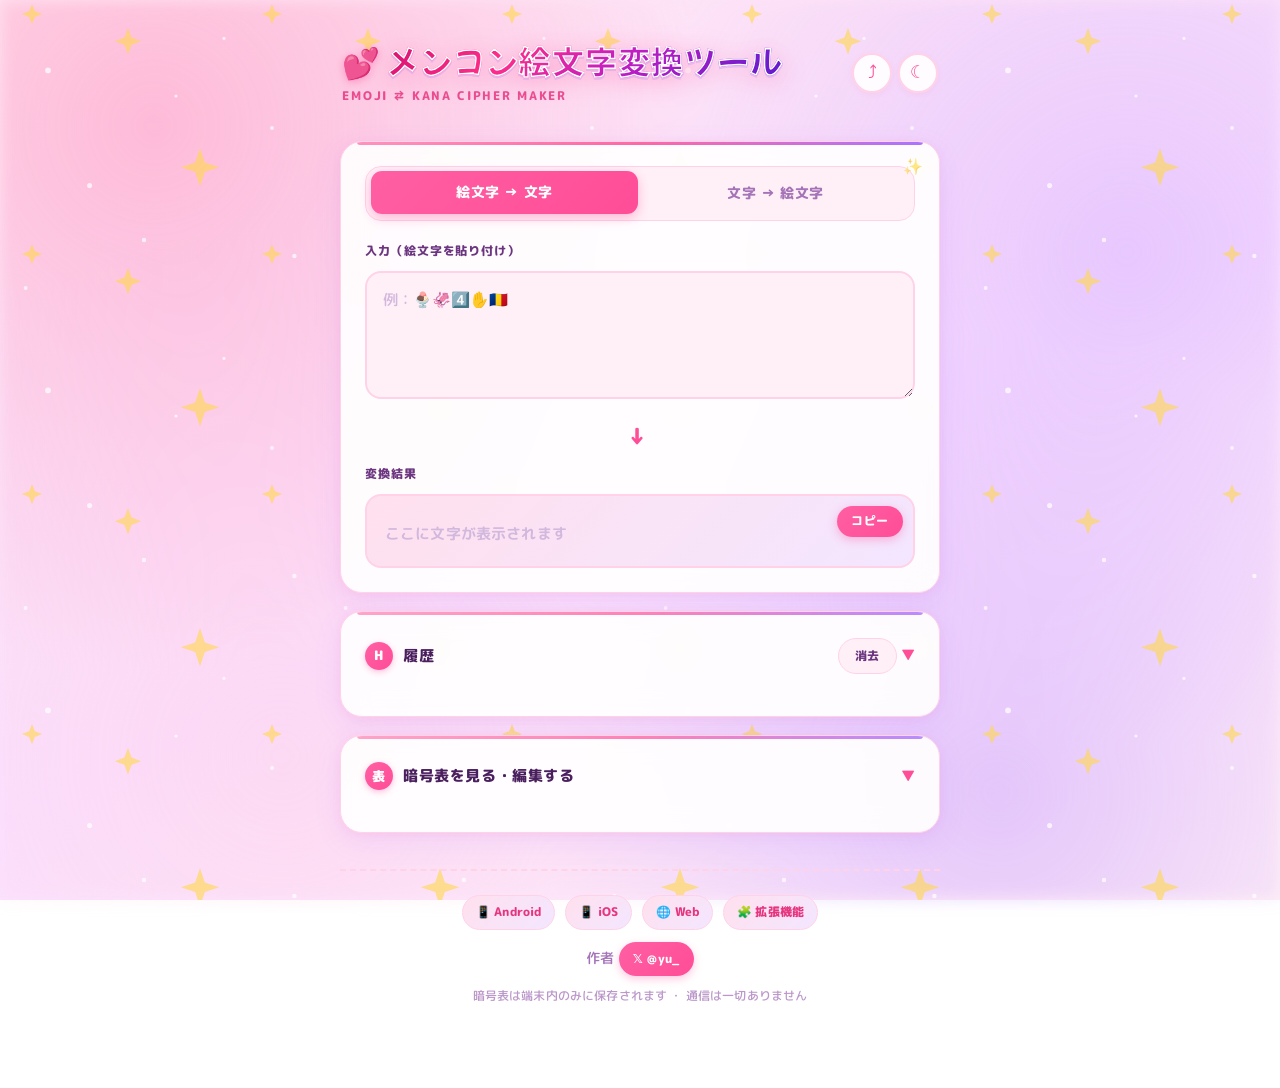
<file: index.html>
<!DOCTYPE html>
<html lang="ja" data-theme="light">
<head>
<meta charset="UTF-8" />
<meta name="viewport" content="width=device-width, initial-scale=1.0, viewport-fit=cover" />
<meta http-equiv="X-UA-Compatible" content="IE=edge" />

<title>メンコン絵文字変換ツール｜LINEで使える絵文字暗号メーカー</title>
<meta name="description" content="メンコン（メンヘラコンテンツ）の絵文字暗号を瞬時に変換できる無料ツール。ひらがな・カタカナを絵文字に暗号化、絵文字メッセージを復号、QRコードで暗号表を友達と共有。Android・iOSアプリ・ブラウザ拡張機能対応。" />
<meta name="keywords" content="メンコン,絵文字変換,絵文字暗号,LINE,暗号メーカー,絵文字翻訳,メンヘラ,暗号文,絵文字コード,emoji code,emoji cipher,カタカナ絵文字変換" />
<meta name="author" content="@yu_" />
<meta name="robots" content="index, follow, max-image-preview:large" />
<meta name="googlebot" content="index, follow" />
<meta name="format-detection" content="telephone=no" />
<meta name="theme-color" content="#ff4d97" media="(prefers-color-scheme: light)" />
<meta name="theme-color" content="#9a5bff" media="(prefers-color-scheme: dark)" />
<meta name="application-name" content="メンコン絵文字変換ツール" />
<link rel="canonical" href="https://yu08083.github.io/mencon-emoji-henkan/" />

<meta property="og:type" content="website" />
<meta property="og:site_name" content="メンコン絵文字変換ツール" />
<meta property="og:title" content="メンコン絵文字変換ツール｜LINEで使える絵文字暗号メーカー" />
<meta property="og:description" content="ひらがなを絵文字に、絵文字をひらがなに。メンコン界隈で流行りの絵文字暗号を瞬時に変換。QR共有・LINE自動検知・全プラットフォーム対応。" />
<meta property="og:url" content="https://yu08083.github.io/mencon-emoji-henkan/" />
<meta property="og:image" content="https://yu08083.github.io/mencon-emoji-henkan/assets/ogp.png" />
<meta property="og:image:width" content="1200" />
<meta property="og:image:height" content="630" />
<meta property="og:image:alt" content="メンコン絵文字変換ツール - LINEで使える絵文字暗号メーカー" />
<meta property="og:locale" content="ja_JP" />

<meta name="twitter:card" content="summary_large_image" />
<meta name="twitter:site" content="@yu_" />
<meta name="twitter:creator" content="@yu_" />
<meta name="twitter:title" content="メンコン絵文字変換ツール｜LINEで使える絵文字暗号メーカー" />
<meta name="twitter:description" content="ひらがなを絵文字に、絵文字をひらがなに。メンコン界隈で流行りの絵文字暗号を瞬時に変換。QR共有・LINE自動検知・全プラットフォーム対応。" />
<meta name="twitter:image" content="https://yu08083.github.io/mencon-emoji-henkan/assets/ogp.png" />
<meta name="twitter:image:alt" content="メンコン絵文字変換ツール - LINEで使える絵文字暗号メーカー" />

<link rel="icon" href="./favicon/favicon.ico" sizes="any" />
<link rel="icon" type="image/png" sizes="16x16" href="./favicon/favicon-16x16.png" />
<link rel="icon" type="image/png" sizes="32x32" href="./favicon/favicon-32x32.png" />
<link rel="icon" type="image/png" sizes="48x48" href="./favicon/favicon-48x48.png" />
<link rel="icon" type="image/png" sizes="96x96" href="./favicon/favicon-96x96.png" />
<link rel="icon" type="image/png" sizes="192x192" href="./favicon/favicon-192x192.png" />
<link rel="icon" type="image/png" sizes="512x512" href="./favicon/favicon-512x512.png" />
<link rel="apple-touch-icon" sizes="180x180" href="./favicon/apple-touch-icon.png" />
<link rel="manifest" href="./manifest.webmanifest" />
<meta name="apple-mobile-web-app-title" content="メンコン絵文字" />
<meta name="apple-mobile-web-app-capable" content="yes" />
<meta name="apple-mobile-web-app-status-bar-style" content="default" />
<meta name="mobile-web-app-capable" content="yes" />

<link rel="preconnect" href="https://fonts.googleapis.com" />
<link rel="preconnect" href="https://fonts.gstatic.com" crossorigin />

<link rel="stylesheet" href="./css/index.css" />

<script type="application/ld+json">
{
  "@context": "https://schema.org",
  "@type": "WebApplication",
  "name": "メンコン絵文字変換ツール",
  "alternateName": ["メンコン絵文字", "絵文字暗号メーカー", "Emoji Cipher Maker"],
  "url": "https://yu08083.github.io/mencon-emoji-henkan/",
  "description": "ひらがな・カタカナを絵文字に変換する暗号ツール。LINEで使えるメンコンの絵文字暗号を瞬時に作成・解読できます。",
  "applicationCategory": "UtilityApplication",
  "operatingSystem": "Any (Web, Android, iOS, Browser Extension)",
  "browserRequirements": "Requires JavaScript",
  "inLanguage": "ja",
  "isAccessibleForFree": true,
  "offers": {
    "@type": "Offer",
    "price": "0",
    "priceCurrency": "JPY"
  },
  "author": {
    "@type": "Person",
    "name": "yu_",
    "url": "https://twitter.com/yu_",
    "sameAs": ["https://twitter.com/yu_"]
  },
  "image": "https://yu08083.github.io/mencon-emoji-henkan/assets/ogp.png",
  "screenshot": "https://yu08083.github.io/mencon-emoji-henkan/assets/ogp.png"
}
</script>
</head>

<body>
<div class="container">

  <header>
    <div class="title-block">
      <h1 class="title">
        <span class="title-deco" aria-hidden="true">💕</span><span class="title-main">メンコン絵文字変換ツール</span>
      </h1>
      <p class="subtitle">EMOJI ⇄ KANA CIPHER MAKER</p>
    </div>
    <div class="header-actions">
      <button class="icon-btn" id="share-btn" title="暗号表を共有" aria-label="暗号表を共有">⤴</button>
      <button class="icon-btn" id="theme-toggle" title="テーマ切替" aria-label="テーマ切替">☾</button>
    </div>
  </header>

  <section class="card" aria-labelledby="converter-heading">
    <h2 id="converter-heading" class="visually-hidden">絵文字変換</h2>
    <div class="mode-tabs" role="tablist">
      <button class="tab active" data-mode="decode" role="tab" aria-selected="true">絵文字 → 文字</button>
      <button class="tab" data-mode="encode" role="tab" aria-selected="false">文字 → 絵文字</button>
    </div>

    <div id="decode-section">
      <label for="decode-input">入力（絵文字を貼り付け）</label>
      <textarea
        id="decode-input"
        placeholder='例：🍨🦑4️⃣✋🇷🇴'
        rows="3" autocapitalize="off" autocorrect="off" spellcheck="false"
      ></textarea>
      <div class="arrow" aria-hidden="true">↓</div>
      <label>変換結果</label>
      <div class="output-wrap">
        <div class="output-box text-output" id="decode-output">
          <span class="placeholder-text">ここに文字が表示されます</span>
        </div>
        <button class="copy-btn" data-copy-target="#decode-output">コピー</button>
      </div>
    </div>

    <div id="encode-section" style="display:none">
      <label for="encode-input">入力（ひらがな・カタカナ）</label>
      <textarea id="encode-input" placeholder="例：あいしてる" rows="3"></textarea>
      <div class="arrow" aria-hidden="true">↓</div>
      <label>変換結果</label>
      <div class="output-wrap">
        <div class="output-box" id="encode-output">
          <span class="placeholder-text">ここに絵文字が表示されます</span>
        </div>
        <button class="copy-btn" data-copy-target="#encode-output">コピー</button>
      </div>
    </div>
  </section>

  <section class="table-card history-card">
    <div class="table-header" id="history-header">
      <div class="table-title">
        <span class="table-title-glyph">H</span>
        履歴
      </div>
      <div>
        <button class="ctrl-btn" id="history-clear" title="履歴を消去">消去</button>
        <span class="toggle-icon" id="history-toggle-icon">▼</span>
      </div>
    </div>
    <div id="history-body" style="display:none">
      <div id="history-list"></div>
    </div>
  </section>

  <section class="table-card">
    <div class="table-header" id="table-header">
      <div class="table-title">
        <span class="table-title-glyph">表</span>
        暗号表を見る・編集する
      </div>
      <span class="toggle-icon" id="toggle-icon">▼</span>
    </div>

    <div id="table-body" style="display:none">
      <div class="dakuten-note">
        💡 濁点・半濁点のある文字（が、ば、ぱ など）は、元の絵文字の後ろに
        <strong>"</strong> または <strong>'</strong> をつけます。<br>
        例：あいしてる → 🍨🦑4️⃣✋🇷🇴
      </div>

      <div class="table-controls">
        <button class="ctrl-btn" id="edit-btn">カスタマイズ</button>
        <button class="ctrl-btn reset-btn" id="reset-btn" style="display:none">デフォルトに戻す</button>
      </div>

      <div class="cipher-grid" id="cipher-grid"></div>

      <div class="section">
        <div class="section-header">
          <span class="section-title">＋ 特殊文字の変換</span>
          <button class="ctrl-btn" id="add-custom-btn">追加</button>
        </div>
        <div id="custom-chars-list"></div>
      </div>

      <div class="section">
        <div class="section-title" style="margin-bottom:10px">★ お気に入り設定</div>
        <div class="save-row">
          <input type="text" id="fav-name-input" class="fav-name-input"
                 placeholder="設定に名前をつけて保存" />
          <button class="ctrl-btn fav-save-btn" id="fav-save-btn">保存</button>
        </div>
        <div id="favorites-list"></div>
      </div>
    </div>
  </section>

  <footer>
    <div class="platform-links">
      <span class="platform-tag">📱 Android</span>
      <span class="platform-tag">📱 iOS</span>
      <span class="platform-tag">🌐 Web</span>
      <span class="platform-tag">🧩 拡張機能</span>
    </div>
    <div class="author-credit">
      作者
      <a href="https://twitter.com/yu_" target="_blank" rel="noopener me author">
        <span aria-hidden="true">𝕏</span> @yu_
      </a>
    </div>
    <div style="margin-top:8px; font-size: 0.72rem; opacity: 0.75;">
      暗号表は端末内のみに保存されます ・ 通信は一切ありません
    </div>
  </footer>
</div>

<div class="modal" id="share-modal" role="dialog" aria-modal="true" aria-labelledby="share-modal-title">
  <div class="modal-backdrop" id="share-modal-backdrop"></div>
  <div class="modal-panel">
    <button class="modal-close" id="share-modal-close" aria-label="閉じる">×</button>
    <div class="modal-title" id="share-modal-title">💕 暗号表をシェア</div>
    <div class="modal-subtitle">QRをアプリで読み取るか、URLをコピーして渡してね</div>

    <div class="share-qr" id="share-qr"></div>

    <div class="share-url-label">URL</div>
    <div class="output-wrap">
      <div class="share-url-box mono" id="share-url"></div>
      <button class="copy-btn share-url-copy" id="share-url-copy">コピー</button>
    </div>

    <div class="share-hint">
      📱 <strong>Androidアプリ</strong>でこのURLを開くか、QRをスキャンすると同じ暗号表が取り込まれます。<br>
      🧩 <strong>ブラウザ拡張</strong>のポップアップにも貼り付け可能です。
    </div>
  </div>
</div>

<style>
.visually-hidden {
  position: absolute !important;
  width: 1px; height: 1px;
  padding: 0; margin: -1px;
  overflow: hidden; clip: rect(0,0,0,0);
  white-space: nowrap; border: 0;
}
</style>

<script type="module" src="./js/main.js"></script>
</body>
</html>
</file>
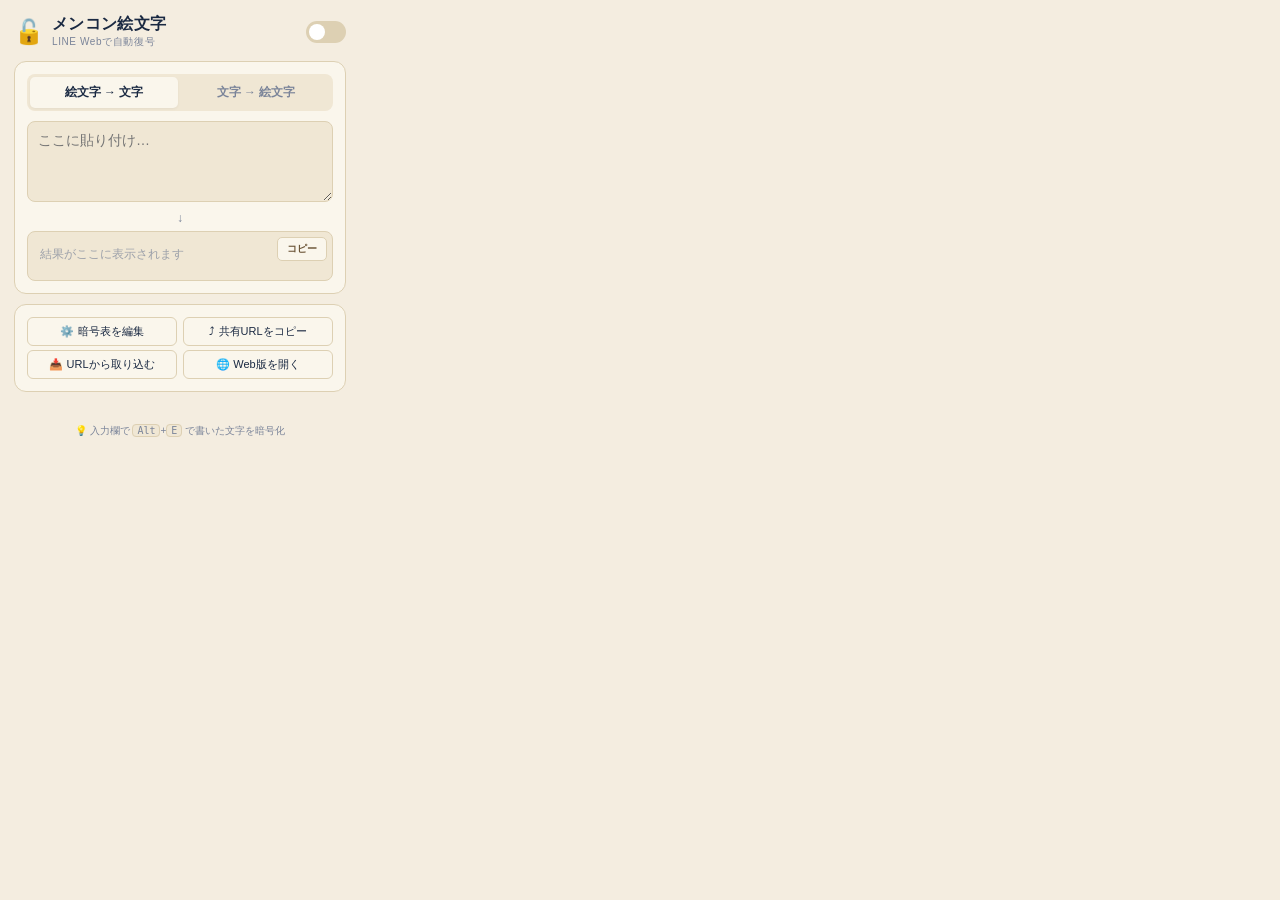
<file: extension/popup.html>
<!DOCTYPE html>
<html lang="ja">
<head>
<meta charset="UTF-8" />
<title>メンコン絵文字</title>
<link rel="stylesheet" href="popup.css" />
</head>
<body>
<div class="popup-root">
  <header class="popup-header">
    <div class="popup-title">
      <span class="popup-icon">🔓</span>
      <div>
        <div class="popup-title-text">メンコン絵文字</div>
        <div class="popup-subtitle">LINE Webで自動復号</div>
      </div>
    </div>
    <label class="switch" title="拡張機能の有効/無効">
      <input type="checkbox" id="toggle-enabled" />
      <span class="switch-slider"></span>
    </label>
  </header>

  <section class="popup-card">
    <div class="popup-tabs">
      <button class="popup-tab active" data-mode="decode" type="button">絵文字 → 文字</button>
      <button class="popup-tab" data-mode="encode" type="button">文字 → 絵文字</button>
    </div>

    <textarea id="input" rows="3" placeholder="ここに貼り付け…" spellcheck="false"></textarea>
    <div class="popup-arrow">↓</div>
    <div class="popup-output-wrap">
      <div id="output" class="popup-output"></div>
      <button id="copy-btn" class="popup-copy-btn" type="button">コピー</button>
    </div>
  </section>

  <section class="popup-card popup-card-compact">
    <div class="popup-row">
      <button id="open-editor" class="popup-link" type="button">⚙️ 暗号表を編集</button>
      <button id="share-cipher" class="popup-link" type="button">⤴ 共有URLをコピー</button>
    </div>
    <div class="popup-row">
      <button id="import-url" class="popup-link" type="button">📥 URLから取り込む</button>
      <a class="popup-link" href="https://yu08083.github.io/mencon-emoji-henkan/" target="_blank" rel="noopener">🌐 Web版を開く</a>
    </div>
  </section>

  <div id="status" class="popup-status" role="status"></div>

  <footer class="popup-footer">
    💡 入力欄で <kbd>Alt</kbd>+<kbd>E</kbd> で書いた文字を暗号化
  </footer>
</div>

<div id="editor-modal" class="popup-modal" hidden>
  <div class="popup-modal-panel">
    <header class="popup-modal-header">
      <span>暗号表を編集</span>
      <button id="editor-close" type="button" aria-label="閉じる">×</button>
    </header>
    <div class="popup-modal-body">
      <p class="popup-note">セルをクリックして編集</p>
      <div id="cipher-grid" class="popup-cipher-grid"></div>
      <div class="popup-modal-actions">
        <button id="reset-cipher" class="popup-btn-secondary" type="button">初期化</button>
      </div>
    </div>
  </div>
</div>

<div id="import-modal" class="popup-modal" hidden>
  <div class="popup-modal-panel">
    <header class="popup-modal-header">
      <span>共有URLを取り込む</span>
      <button id="import-close" type="button" aria-label="閉じる">×</button>
    </header>
    <div class="popup-modal-body">
      <p class="popup-note">Web版や他デバイスでコピーした暗号表URLを貼り付け</p>
      <textarea id="import-url-input" rows="3" placeholder="https://yu08083.github.io/mencon-emoji-henkan/#cipher=..."></textarea>
      <div class="popup-modal-actions">
        <button id="import-confirm" class="popup-btn-primary" type="button">取り込む</button>
      </div>
    </div>
  </div>
</div>

<script src="popup.js" type="module"></script>
</body>
</html>
</file>
<file: css/index.css>
@import url('./reset.css');
@import url('./variables.css');
@import url('./typography.css');
@import url('./layout.css');
@import url('./header.css');
@import url('./cards-tabs.css');
@import url('./inputs.css');
@import url('./buttons.css');
@import url('./cipher-table.css');
@import url('./sections.css');
@import url('./modal.css');
@import url('./footer.css');
@import url('./animations.css');
@import url('./responsive.css');
</file>
<file: extension/popup.css>
:root {
  --bg: #f4ede0;
  --surface: #faf6ec;
  --surface-2: #f0e7d4;
  --ink: #1a2942;
  --ink-muted: #7a8499;
  --line: #ddd0b3;
  --accent: #8b6f47;
  --accent-strong: #6b5436;
  --accent-bg: rgba(139, 111, 71, 0.12);
  --danger: #a8362b;
}

@media (prefers-color-scheme: dark) {
  :root {
    --bg: #0e1320;
    --surface: #161d2f;
    --surface-2: #1d263c;
    --ink: #ebe5d6;
    --ink-muted: #888c9b;
    --line: #2a3550;
    --accent: #d4a85a;
    --accent-strong: #e8c074;
    --accent-bg: rgba(212, 168, 90, 0.18);
    --danger: #d97366;
  }
}

*, *::before, *::after { box-sizing: border-box; margin: 0; padding: 0; }

html, body {
  width: 360px;
  font-family: -apple-system, BlinkMacSystemFont, "Hiragino Sans", "Yu Gothic", sans-serif;
  font-size: 13px;
  color: var(--ink);
  background: var(--bg);
}

button { font: inherit; color: inherit; cursor: pointer; }
input, textarea { font: inherit; color: inherit; }

.popup-root { padding: 14px; }

.popup-header {
  display: flex;
  align-items: center;
  justify-content: space-between;
  margin-bottom: 12px;
}

.popup-title {
  display: flex; align-items: center; gap: 8px;
}

.popup-icon { font-size: 24px; }

.popup-title-text {
  font-size: 16px;
  font-weight: 900;
  letter-spacing: 0.02em;
}

.popup-subtitle {
  font-size: 10px;
  color: var(--ink-muted);
  letter-spacing: 0.06em;
}

.switch {
  position: relative;
  display: inline-block;
  width: 40px; height: 22px;
}
.switch input { opacity: 0; width: 0; height: 0; }
.switch-slider {
  position: absolute; cursor: pointer; inset: 0;
  background: var(--line);
  border-radius: 22px;
  transition: 0.2s;
}
.switch-slider::before {
  content: '';
  position: absolute;
  height: 16px; width: 16px;
  left: 3px; bottom: 3px;
  background: white;
  border-radius: 50%;
  transition: 0.2s;
}
.switch input:checked + .switch-slider { background: var(--accent); }
.switch input:checked + .switch-slider::before { transform: translateX(18px); }

.popup-card {
  background: var(--surface);
  border: 1px solid var(--line);
  border-radius: 12px;
  padding: 12px;
  margin-bottom: 10px;
}

.popup-card-compact { padding: 8px 12px; }

.popup-tabs {
  display: flex;
  gap: 4px;
  background: var(--surface-2);
  padding: 3px;
  border-radius: 8px;
  margin-bottom: 10px;
}
.popup-tab {
  flex: 1;
  padding: 7px 0;
  border: none;
  background: transparent;
  border-radius: 5px;
  font-size: 12px;
  font-weight: 700;
  color: var(--ink-muted);
  transition: background 0.15s;
}
.popup-tab.active {
  background: var(--surface);
  color: var(--ink);
  box-shadow: 0 1px 3px rgba(0,0,0,0.05);
}

textarea {
  width: 100%;
  min-height: 60px;
  padding: 8px 10px;
  background: var(--surface-2);
  border: 1.5px solid var(--line);
  border-radius: 8px;
  font-size: 14px;
  line-height: 1.5;
  resize: vertical;
  outline: none;
  transition: border-color 0.15s;
}
textarea:focus { border-color: var(--accent); }

.popup-arrow {
  text-align: center;
  color: var(--ink-muted);
  font-size: 12px;
  margin: 6px 0;
}

.popup-output-wrap {
  position: relative;
}

.popup-output {
  min-height: 50px;
  padding: 10px 70px 10px 12px;
  background: var(--surface-2);
  border: 1.5px solid var(--line);
  border-radius: 8px;
  font-size: 14px;
  line-height: 1.6;
  word-break: break-word;
  white-space: pre-wrap;
  color: var(--ink);
}

.popup-output:empty::before {
  content: '結果がここに表示されます';
  color: var(--ink-muted);
  opacity: 0.7;
  font-size: 12px;
}

.popup-copy-btn {
  position: absolute;
  top: 6px; right: 6px;
  padding: 4px 9px;
  background: var(--surface);
  border: 1px solid var(--line);
  border-radius: 5px;
  font-size: 10px;
  font-weight: 700;
  color: var(--accent-strong);
  transition: background 0.15s;
}
.popup-copy-btn:hover { background: var(--accent-bg); border-color: var(--accent); }
.popup-copy-btn.copied { background: var(--accent); color: white; border-color: var(--accent); }

.popup-row {
  display: flex;
  gap: 6px;
  margin: 4px 0;
}
.popup-link {
  flex: 1;
  background: transparent;
  border: 1px solid var(--line);
  border-radius: 6px;
  padding: 6px 8px;
  font-size: 11px;
  text-align: center;
  color: var(--ink);
  text-decoration: none;
  transition: background 0.15s, border-color 0.15s;
}
.popup-link:hover { background: var(--accent-bg); border-color: var(--accent); }

.popup-status {
  font-size: 11px;
  color: var(--accent-strong);
  text-align: center;
  margin: 6px 0;
  min-height: 16px;
  transition: opacity 0.3s;
}
.popup-status.hidden { opacity: 0; }

.popup-footer {
  text-align: center;
  font-size: 10px;
  color: var(--ink-muted);
  margin-top: 6px;
}
.popup-footer kbd {
  background: var(--surface-2);
  border: 1px solid var(--line);
  border-radius: 4px;
  padding: 0 4px;
  font-family: ui-monospace, monospace;
  font-size: 10px;
}

.popup-modal {
  position: fixed; inset: 0;
  background: rgba(0,0,0,0.5);
  display: flex;
  align-items: center; justify-content: center;
  z-index: 100;
  padding: 12px;
}
.popup-modal[hidden] { display: none; }

.popup-modal-panel {
  background: var(--surface);
  border: 1px solid var(--line);
  border-radius: 12px;
  width: 100%;
  max-height: 90vh;
  overflow: hidden;
  display: flex;
  flex-direction: column;
  box-shadow: 0 10px 30px rgba(0,0,0,0.3);
}

.popup-modal-header {
  display: flex;
  align-items: center;
  justify-content: space-between;
  padding: 12px 14px;
  border-bottom: 1px solid var(--line);
  font-size: 13px;
  font-weight: 700;
}
.popup-modal-header button {
  background: none; border: none;
  font-size: 18px;
  color: var(--ink-muted);
  width: 24px; height: 24px;
  border-radius: 50%;
}
.popup-modal-header button:hover { background: var(--surface-2); }

.popup-modal-body {
  padding: 12px 14px;
  overflow-y: auto;
}

.popup-note {
  font-size: 11px;
  color: var(--ink-muted);
  margin-bottom: 8px;
}

.popup-cipher-grid {
  display: grid;
  grid-template-columns: repeat(5, 1fr);
  gap: 4px;
}

.popup-cipher-cell {
  border: 1px solid var(--line);
  border-radius: 5px;
  padding: 4px 0;
  text-align: center;
  background: var(--surface-2);
  cursor: pointer;
  transition: border-color 0.15s;
  min-height: 46px;
}
.popup-cipher-cell:hover { border-color: var(--accent); }
.popup-cipher-cell.empty { border: 1px dashed var(--line); background: transparent; opacity: 0.4; cursor: default; }

.popup-cipher-cell .kana {
  font-size: 10px;
  color: var(--ink-muted);
}
.popup-cipher-cell .emoji {
  font-size: 16px;
  margin-top: 2px;
}
.popup-cipher-cell input {
  width: 100%;
  border: none;
  background: transparent;
  font-size: 14px;
  text-align: center;
  outline: none;
}

.popup-modal-actions {
  margin-top: 12px;
  display: flex;
  gap: 8px;
  justify-content: flex-end;
}

.popup-btn-primary {
  background: var(--accent);
  color: white;
  border: none;
  padding: 8px 16px;
  border-radius: 6px;
  font-size: 12px;
  font-weight: 700;
}
.popup-btn-primary:hover { background: var(--accent-strong); }

.popup-btn-secondary {
  background: transparent;
  border: 1px solid var(--line);
  color: var(--danger);
  padding: 6px 12px;
  border-radius: 6px;
  font-size: 12px;
}
.popup-btn-secondary:hover { background: rgba(168, 54, 43, 0.1); }
</file>
